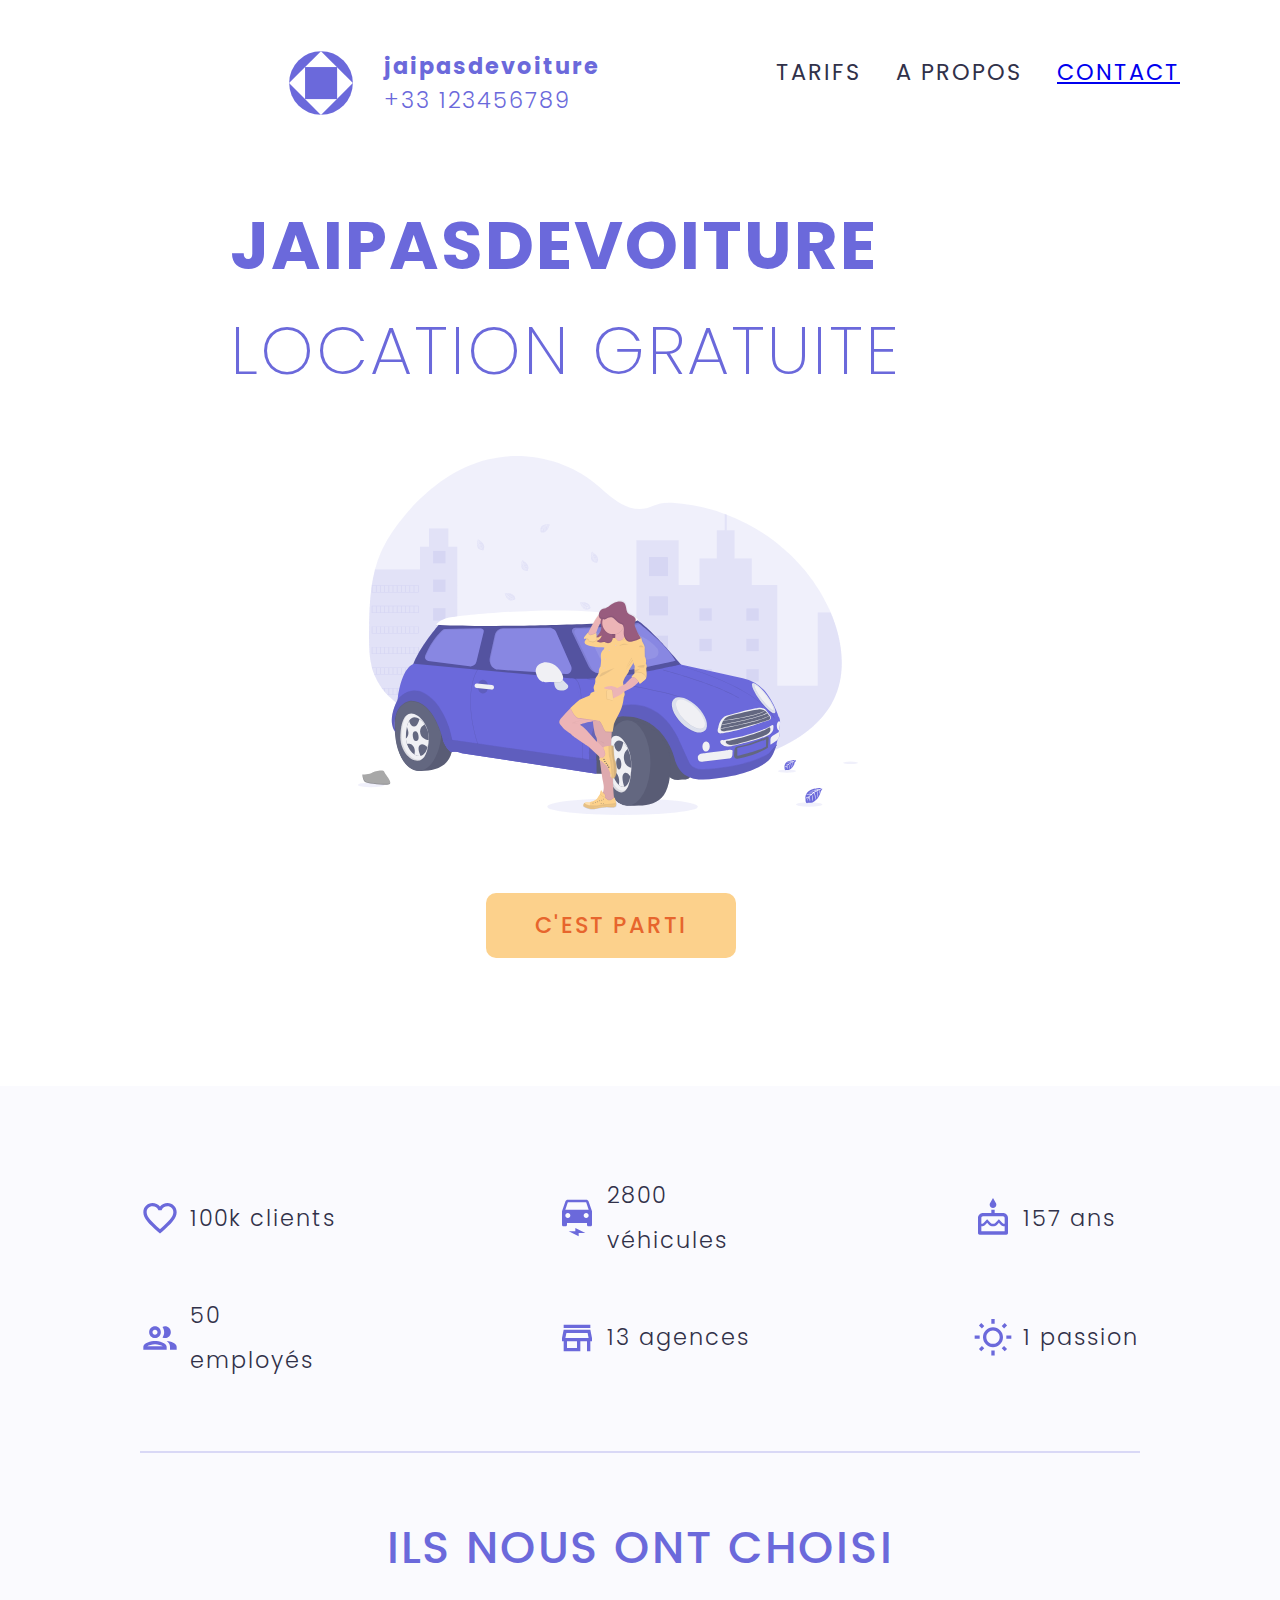
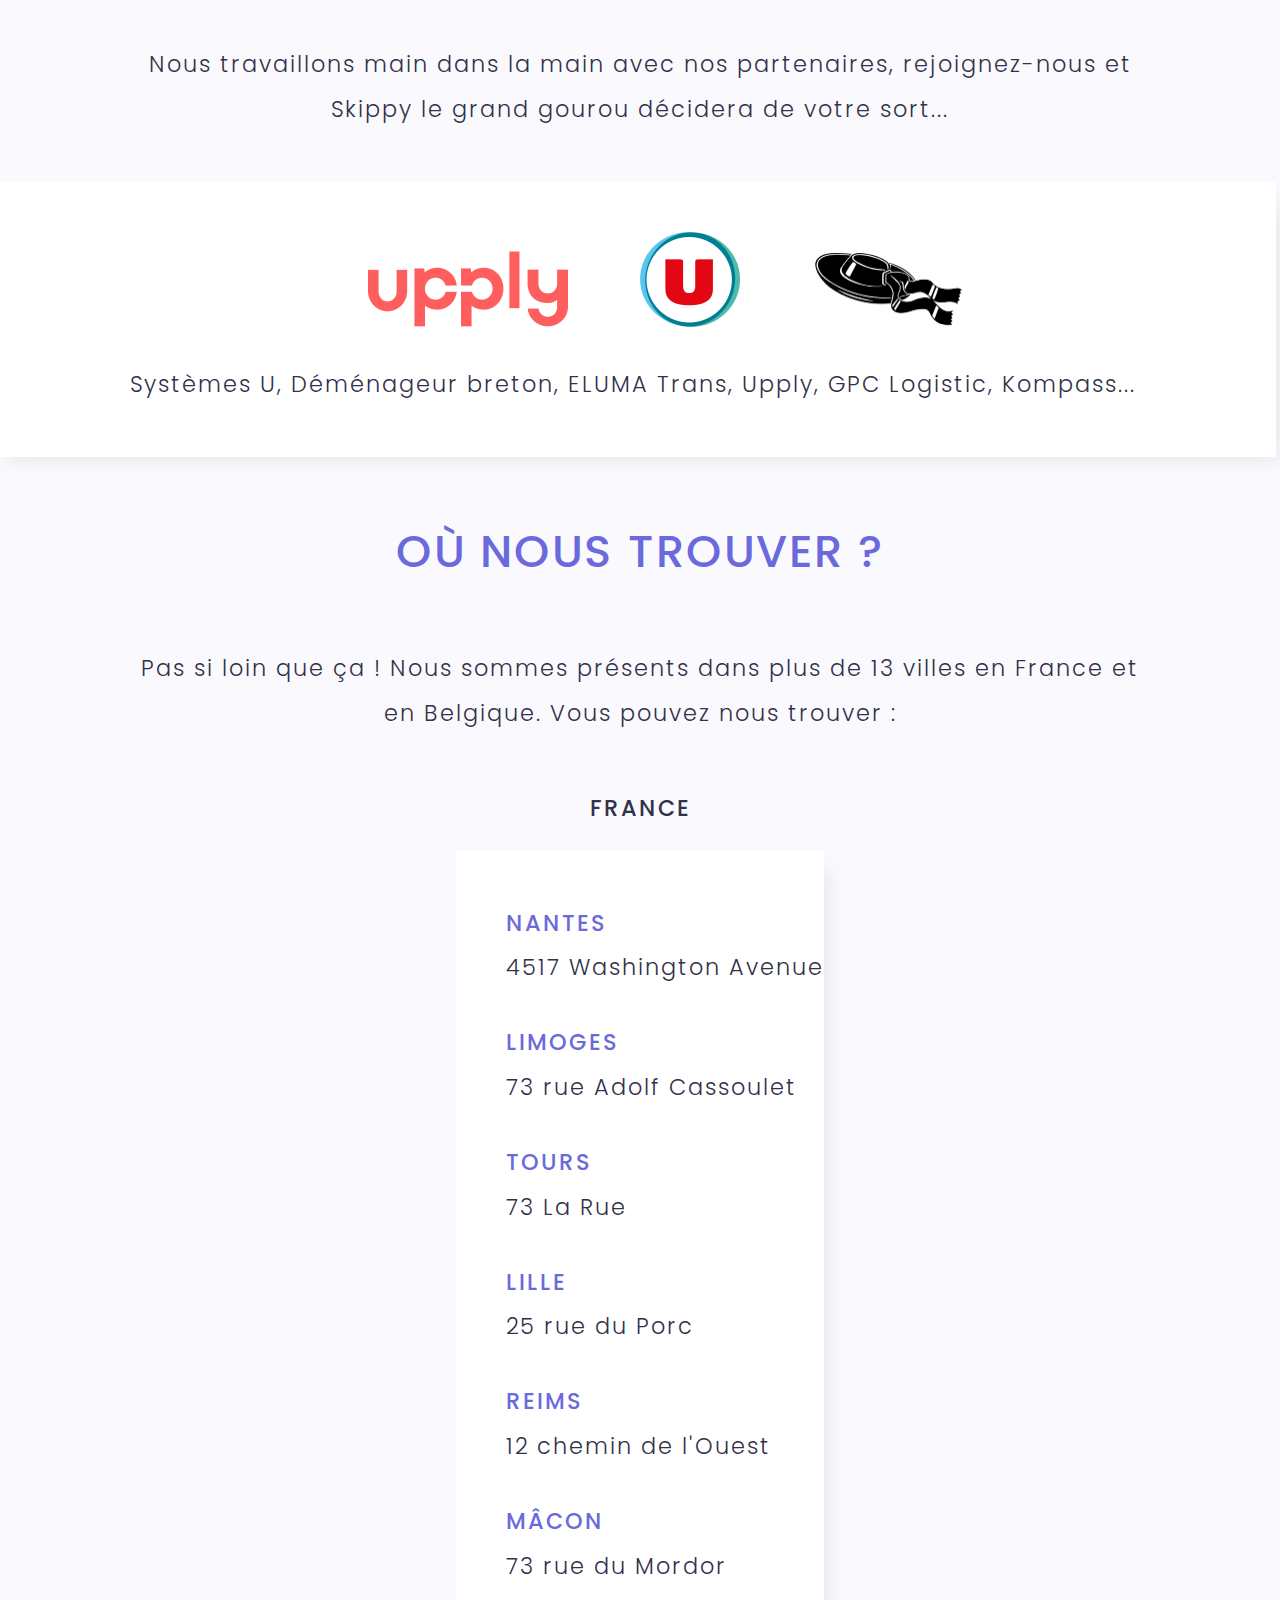
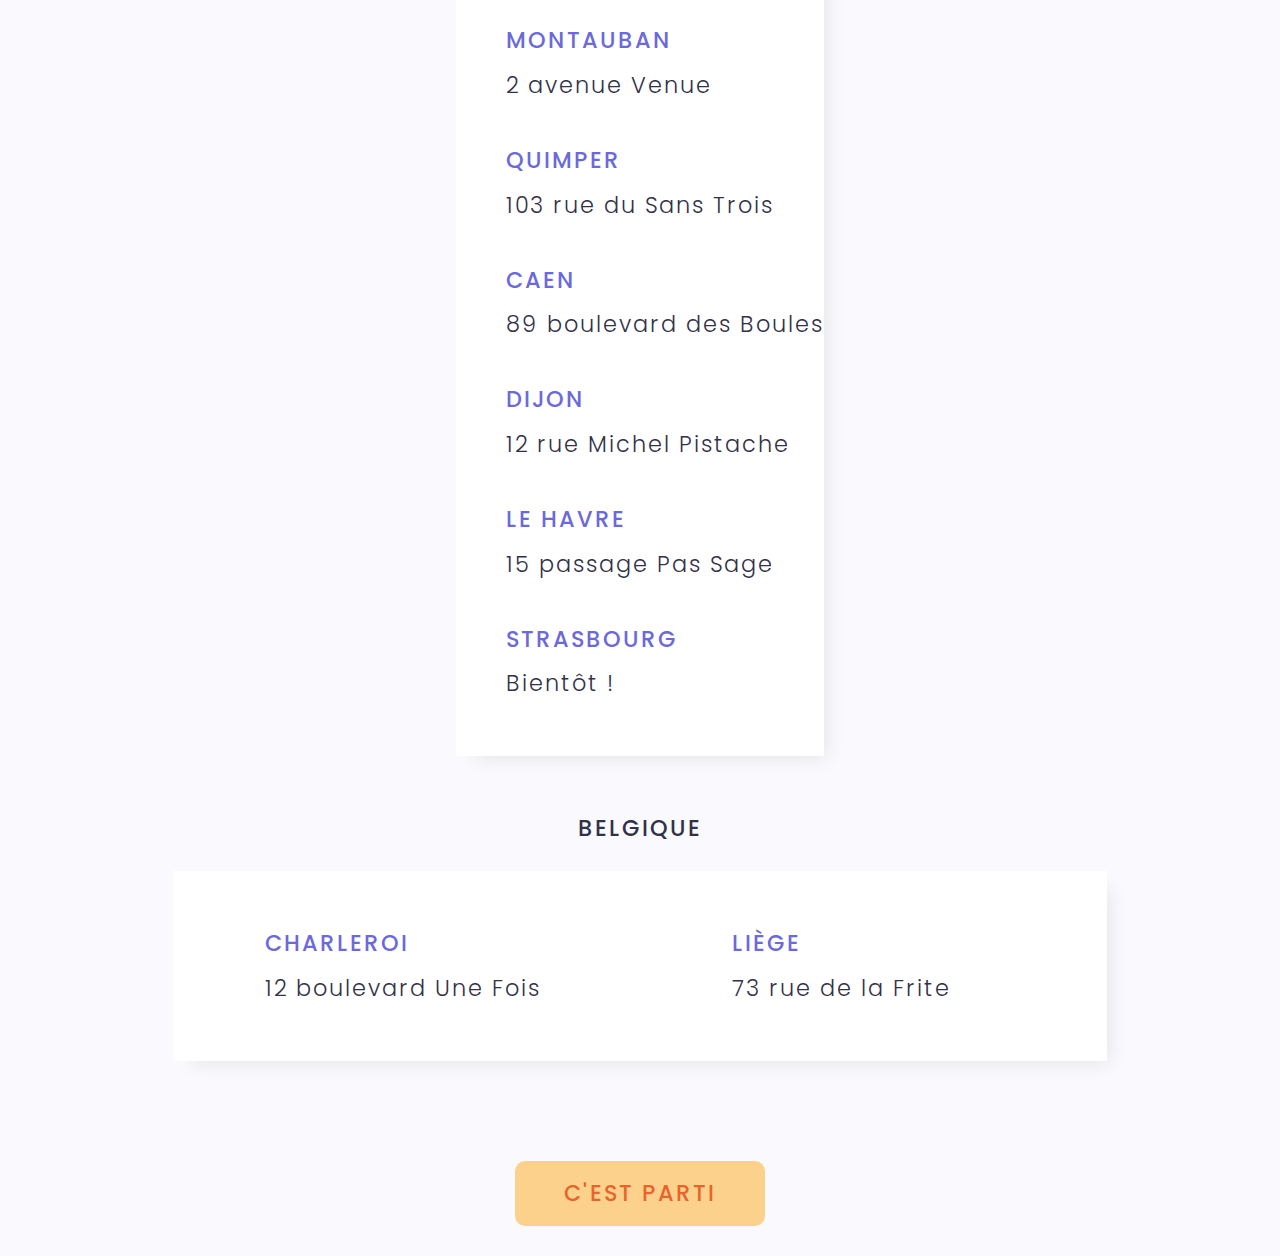
<file: index.html>
<!DOCTYPE html>
<html>
  <head>
    <meta charset="utf-8" />
    <meta http-equiv="X-UA-Compatible" content="IE=edge" />
    <title></title>
    <meta name="description" content="" />
    <meta name="viewport" content="width=device-width, initial-scale=1" />
    <link rel="stylesheet" href="reset.css" />
    <link rel="stylesheet" href="style.css" />

    <script src="./jquery-3.5.1.min.js"></script>
    <script type="text/javascript">
      $(document).ready(function () {
        $(".menu_hamb").hide();
        $(".toggle_btn").click(function () {
          $(".menu_hamb").slideToggle();
        });
      });
    </script>
  </head>

  <body>
    <header>
      <nav>
        <div class="toggle_btn">
          <span></span>
        </div>
        <div class="menu_hamb">
          <a href="#" class="logo_menu">Mon logo</a>
          <a href="./contact.html">Contact</a>
          <a href="#">Item 2</a>
          <a href="#">Item 3</a>
          <a href="#">Item 4</a>
        </div>
        <div id="logo">
          <img src="./assets/logo.svg" />
          <div class="text">
            <div class="nom">jaipasdevoiture</div>
            <div class="telephone">+33 123456789</div>
          </div>
        </div>
        <div id="menu">
          <div class="lien">TARIFS</div>
          <div class="lien">A PROPOS</div>
          <a href="./contact.html" class="lien">CONTACT</a>
        </div>
      </nav>

      <div class="contenu">
        <div class="left">
          <div class="slogan">
            <div class="fat">JAIPASDEVOITURE</div>
            <div class="thin">LOCATION GRATUITE</div>
          </div>
        </div>
        <img class="right" src="./assets/header.svg" />
      </div>
      <div class="bouton">C'EST PARTI</div>
    </header>

    <main>
      <div class="infos">
        <ul>
          <li>
            <img src="./assets/motscles/clients.svg" />
            <div>100k clients</div>
          </li>
          <li>
            <img src="./assets/motscles/vehicules.svg" />
            <div>2800 véhicules</div>
          </li>
          <li>
            <img src="./assets/motscles/age.svg" />
            <div>157 ans</div>
          </li>
          <li>
            <img src="./assets/motscles/employes.svg" />
            <div>50 employés</div>
          </li>
          <li>
            <img src="./assets/motscles/boutiques.svg" />
            <div>13 agences</div>
          </li>
          <li>
            <img src="./assets/motscles/passion.svg" />
            <div>1 passion</div>
          </li>
        </ul>
      </div>

      <hr />

      <article>
        <h3>ILS NOUS ONT CHOISI</h3>
        <p>
          Nous travaillons main dans la main avec nos partenaires,
          rejoignez-nous et Skippy le grand gourou décidera de votre sort...
        </p>
      </article>

      <aside>
        <div>
          <img id="upply" src="./assets/partenaires/logo-upply.webp" />
          <img id="u" src="./assets/partenaires/logo-systeme-u-nouveau.png" />
          <img id="bretons" src="./assets/partenaires/demenageursBretons.png" />
        </div>
        <p>
          Systèmes U, Déménageur breton, ELUMA Trans, Upply, GPC Logistic,
          Kompass...
        </p>
      </aside>

      <article>
        <h3>OÙ NOUS TROUVER ?</h3>
        <p>
          Pas si loin que ça ! Nous sommes présents dans plus de 13 villes en
          France et en Belgique. Vous pouvez nous trouver :
        </p>
      </article>

      <div class="pays">FRANCE</div>
      <div class="blockblanc">
        <dl>
          <dt>NANTES</dt>
          <dd>4517 Washington Avenue</dd>
        </dl>
        <dl>
          <dt>LIMOGES</dt>
          <dd>73 rue Adolf Cassoulet</dd>
        </dl>
        <dl>
          <dt>TOURS</dt>
          <dd>73 La Rue</dd>
        </dl>
        <dl>
          <dt>LILLE</dt>
          <dd>25 rue du Porc</dd>
        </dl>
        <dl>
          <dt>REIMS</dt>
          <dd>12 chemin de l'Ouest</dd>
        </dl>
        <dl>
          <dt>MÂCON</dt>
          <dd>73 rue du Mordor</dd>
        </dl>
        <dl>
          <dt>MONTAUBAN</dt>
          <dd>2 avenue Venue</dd>
        </dl>
        <dl>
          <dt>QUIMPER</dt>
          <dd>103 rue du Sans Trois</dd>
        </dl>
        <dl>
          <dt>CAEN</dt>
          <dd>89 boulevard des Boules</dd>
        </dl>
        <dl>
          <dt>DIJON</dt>
          <dd>12 rue Michel Pistache</dd>
        </dl>
        <dl>
          <dt>LE HAVRE</dt>
          <dd>15 passage Pas Sage</dd>
        </dl>
        <dl>
          <dt>STRASBOURG</dt>
          <dd>Bientôt !</dd>
        </dl>
      </div>

      <div class="pays">BELGIQUE</div>
      <div class="blockblanc2">
        <dl>
          <dt>CHARLEROI</dt>
          <dd>12 boulevard Une Fois</dd>
        </dl>
        <dl>
          <dt>LIÈGE</dt>
          <dd>73 rue de la Frite</dd>
        </dl>
      </div>

      <div class="bouton">C'EST PARTI</div>
    </main>
  </body>
</html>
</file>
<file: style.css>
@import url('https://fonts.googleapis.com/css2?family=Poppins:wght@100;200;300;400;500;600;700&display=swap');
body {
  font-family: "Poppins", sans-serif;
  color: #313149;
  overflow: auto;
  letter-spacing: 2px;
  line-height: 2;
  font-weight: 300;
  font-size: 1.4em;

}

#logo, .left, article h3, dt {
  color: #6B69DB;
}


/*@media only screen and (min-width: 1440px) {
  /*A partir de 1440px*/
  
 
  nav {
    display: flex;
    justify-content: space-between;
    margin: 50px 100px 0 100px;
  }
  
  #logo {
    width: 300px;
    height: 65px;
    display: flex;
    gap: 30px;
  }
  
  .text {
    line-height: 1.5em;
  }

.nom{
  font-weight: bold;
}
  
  #menu {
    display: flex;
    gap: 90px;
    font-weight: 500;
  }

  .contenu {
    display: flex;
    justify-content: space-between;
    margin: 50px 50px 100px 0;
    
  }
  
  .slogan {
    width: 100%;
    font-size: 3em;
    margin: 10% 0 -5% 15%;
  }
  
  .fat {
    font-weight: bold;
    margin-bottom: -5%;
  }
  
  .thin {
    font-weight: 200  }

  .right {
    width: 600px;
  }

  .bouton {
    text-align: center;
    color: #E7652D;
    font-weight: 500;
    background-color: #FCD18C;
    border-radius: 10px; 
    height: 65px;
    width: 250px;
    padding: 10px 0 20px 0;
  }
  
  header .bouton {
    margin: -15% 0 10% 7%;
  }
  
  main {
    background-color: rgba(107, 105, 219, 0.03);
    padding: 30px 140px; 
  }
  
  .infos {
    display: flex;
  }
  
  ul {
    display: grid;
    grid-template-columns: repeat(auto-fit, minmax(150px, 1fr));
    width: 100%;
    gap: 30px 250px;
    margin: 57px 0 57px 0%;
 }
  
  
  li {
   display: flex;
    align-items: center;
    width: 120%;
    gap: 10px;
    
  }
      
    li img {
      height: 40px;
    }  
  
  
  hr {    
    border: 1px solid rgba(107, 105, 219, 0.23);
  }

  h3 {
    font-size: 2em;
    font-weight: 500;
    margin: 5% 0 5% 0;    
  }
  
  article{
    text-align: center;
    margin: auto;
    margin-bottom: 5%
  }
   
  aside{
    background-color: white;
    text-align: center;
    margin: 50px 0 50px -150px;
    width:  100.5vw;
    padding: 50px 0 50px 0 ;
    box-shadow: 10px 10px 19px -8px rgba(0,0,0,0.09);
  }
  
  aside img {
    margin-left: 5%;
    padding-bottom: 20px;
  }
  
  #u{
    width: 100px;
  }
    
  #bretons{
  width: 150px;  
  }
  
  .pays{
    font-weight: 500;
    text-align: center;
    margin: 5% 0 2% 0;
  }
  
  .blockblanc, .blockblanc2 {
    background-color: white;
    justify-self: center;
    display: grid;
    grid-template-columns: repeat(auto-fit, minmax(300px, 1fr));
    gap: 30px 50px;
    padding: 50px 0 5% 5%;
    margin: auto;
    box-shadow: 10px 10px 19px -8px rgba(0,0,0,0.09);
  }
  
  dt {
    font-weight: 500;
  }
  
  .blockblanc2{
    width: 70%
  }
  
  .blockblanc2 dl {
    width: 80%;
    justify-self: center;  }
  
  main .bouton{
    margin: auto;
    margin-top: 10%;
  }
  

@media only screen and (max-width: 1439px) {
  /*1024 (Jusqu'à 1439px)*/

  #menu {
    font-weight: 400;
    gap: 35px;
  }
  
  .contenu {
    display: inline;
    width: 50vw;
  }
  
  .slogan {
    margin: 5% 0 -5% 18%;
  }
  
  .thin, .fat, .slogan {
    width: 70vw;
  }
  
  .thin {
    margin-top: 15px;
  }

  .right {
    margin: 8vw 0 0 28vw;
    width: 500px;
  }
  
  header .bouton {
    margin: 5vw 0 10% 38vw;
  }
  
   .blockblanc2{
    grid-template-columns: repeat(auto-fit, minmax(100px, 1fr));
    width: 73vw;
  }

}

@media only screen and (max-width: 1023px) {
  /*768px (jusqu'à 1023*/
  


  body{
    font-size: 1.2em;
  }
  
  #menu {
    display: none;
  }

#logo {
  margin-left: -10vw;
}

  header .bouton {
    margin-left: 35vw;
  }
  
 .slogan {
   width: 80%;
   text-align: center;
   margin-top: -1px;
  }
  
  .fat {
    margin-bottom: -10vw;
  }
  .fat, .thin {
    margin-left: -5vw;
    width: 80vw;
  }
  
  .right {
  margin-left: 20vw;
  }
  
  aside {
    width: 101vw;
  }
  
    ul {
    display: grid;
    grid-template-columns: repeat(auto-fit, minmax(100px, 1fr));
    gap: 10px 200px;
 }
  
  li {
    width: 30vw;  
  }
  
   .blockblanc {
    grid-template-columns: repeat(auto-fit, minmax(200px, 1fr));
    width: 70vw;
    font-size: 0.8em;
    padding-top: 20px;
    gap:15px;
    margin-left: -4vw ; 
  }
  
  .blockblanc2{
    grid-template-columns: repeat(auto-fit, minmax(100px, 1fr));
    width: 70vw;
    font-size: 0.8em;
    padding-top: 20px;
    gap:0px;
    margin-left: -4vw ;
  }
  
}
  




@media only screen and (max-width: 767px) {
  /*360px (de 0 à 767px*/

  body {
    font-size: 0.75em;
  }
  
    header {
    margin: -35px 0 0 -50px;
  }  
  
  #logo {
    height: 30px
  }
  
  #logo div {
    margin-left: -15px
  }
  
  #logo img{
    width: 40px;
    height: 30px
  }
  
  .left {
    font-size: 0.6em;
    width: 90vw;
    margin: 25px 0 0 12vw;
  }
  
  .right {
    height: 150px;
    width: 80vw;
    margin: 30px 0 20px 26vw;
  }
  
   .bouton{
    height: 40px;
    width: 150px;
    padding-bottom: 34px;
  }
  
  .contenu{
    margin-right: -10px;
  }
  
  header .bouton {
    margin: 20px 0 40px 45vw;
  }
  
  .blockblanc, .blockblanc2 {
    margin: 0 0 20px -70px;
  }  
    
  main .bouton {
    margin-left: -50px;
  }
  
  ul {
    display: grid;
    grid-template-columns: repeat(auto-fit, minmax(150px, 1fr));
    width: 100%;
    gap: 15px;
    margin: -10px 0 30px 0%;
 }
  
  
  li {
    width: 120%;
    margin-left: -50px    
  }
      
    li img {
      height: 40px;
    }  
  
  hr {
    width: 70vw;
    margin-left:  -25vw;
    margin-bottom: 40px;
     }

  article {
    width: 80vw;
    margin: -20px 0 -20px -28vw 
  }
  
  aside {
    height: 150px; 
    padding: 10px 0 0 10px;
  }
  
  
  aside img, #bretons {
  width: 20vw;
  }
  
  #u {
    width: 15%;
  }
  
  .pays {
    margin: 30px 0 20px 0;
  }
  
     .blockblanc, .blockblanc2 {
    grid-template-columns: repeat(auto-fit, minmax(200px, 1fr));
    width: 80vw;
    margin-left: -28vw;
    padding: 0 0 20px 10vw;
    font-size: 1.2em;
  }
  
  .blockblanc2 {
    padding: 20px 0 25px 2vw;
    margin-left: -28vw;
  }
  
}

  

  /* .container {
    display: grid;
    grid-template-rows: 1fr;
    row-gap: 20px;
    background-color: rgba(107, 105, 219, 0.03);
    grid-template-columns: repeat(auto-fit, minmax(250px, 1fr));
  }

  .container div {
  } */
</file>
